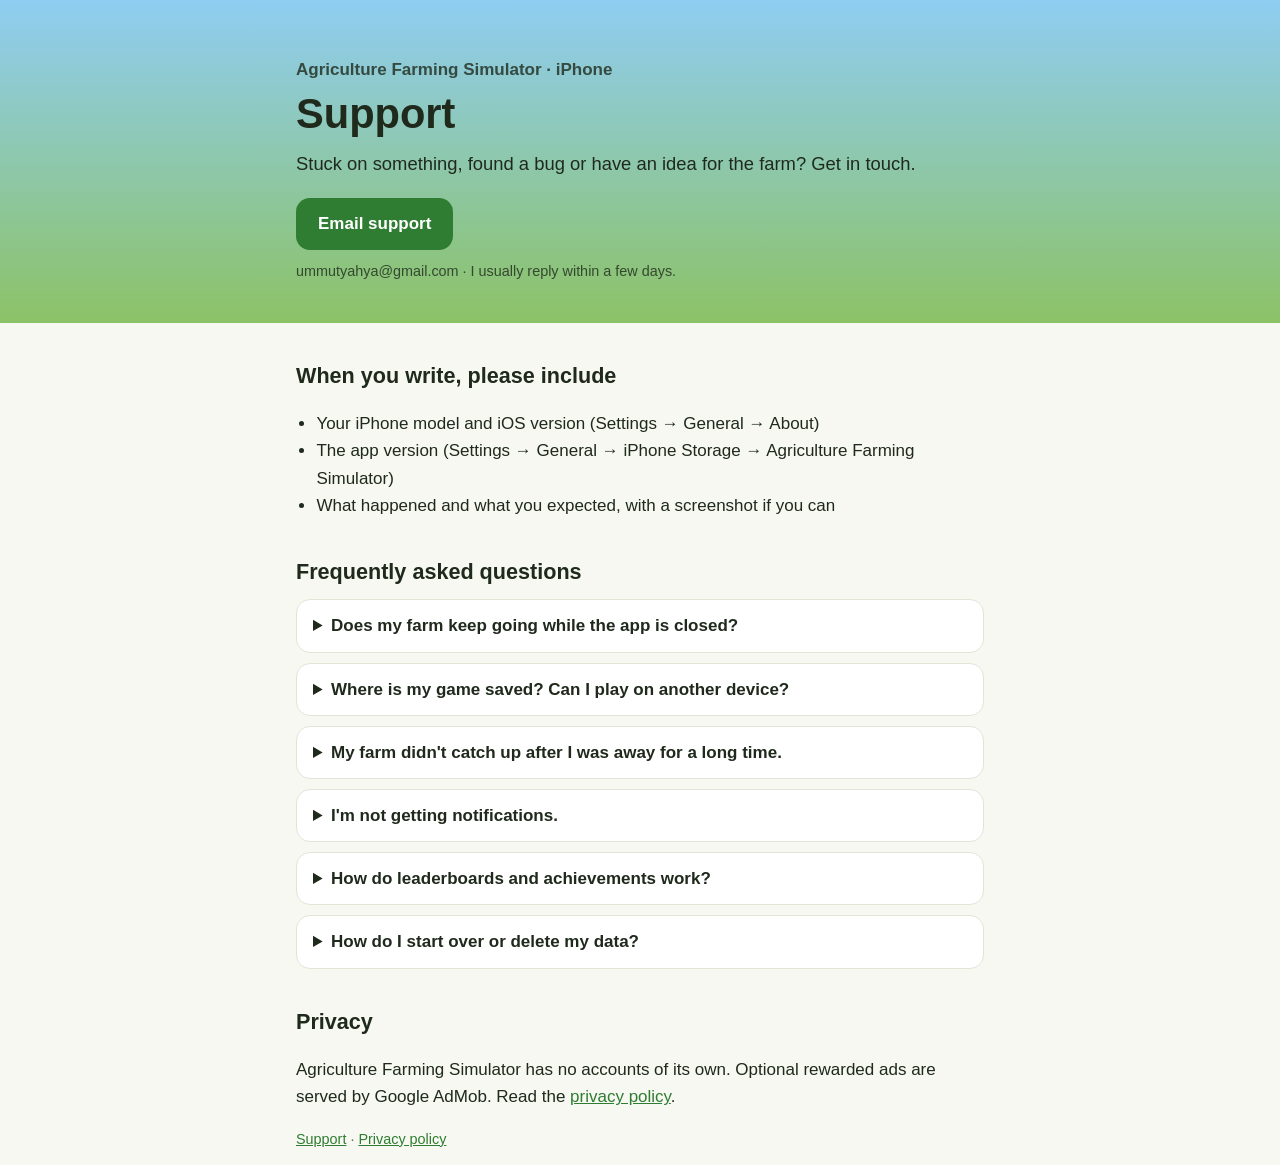
<file: index.html>
<!doctype html>
<html lang="en">
<head>
<meta charset="utf-8">
<meta name="viewport" content="width=device-width, initial-scale=1">
<title>Agriculture Farming Simulator</title>
<meta http-equiv="refresh" content="0; url=support.html">
<link rel="canonical" href="support.html">
</head>
<body>
<p><a href="support.html">Agriculture Farming Simulator support</a> · <a href="privacy.html">Privacy policy</a></p>
</body>
</html>
</file>
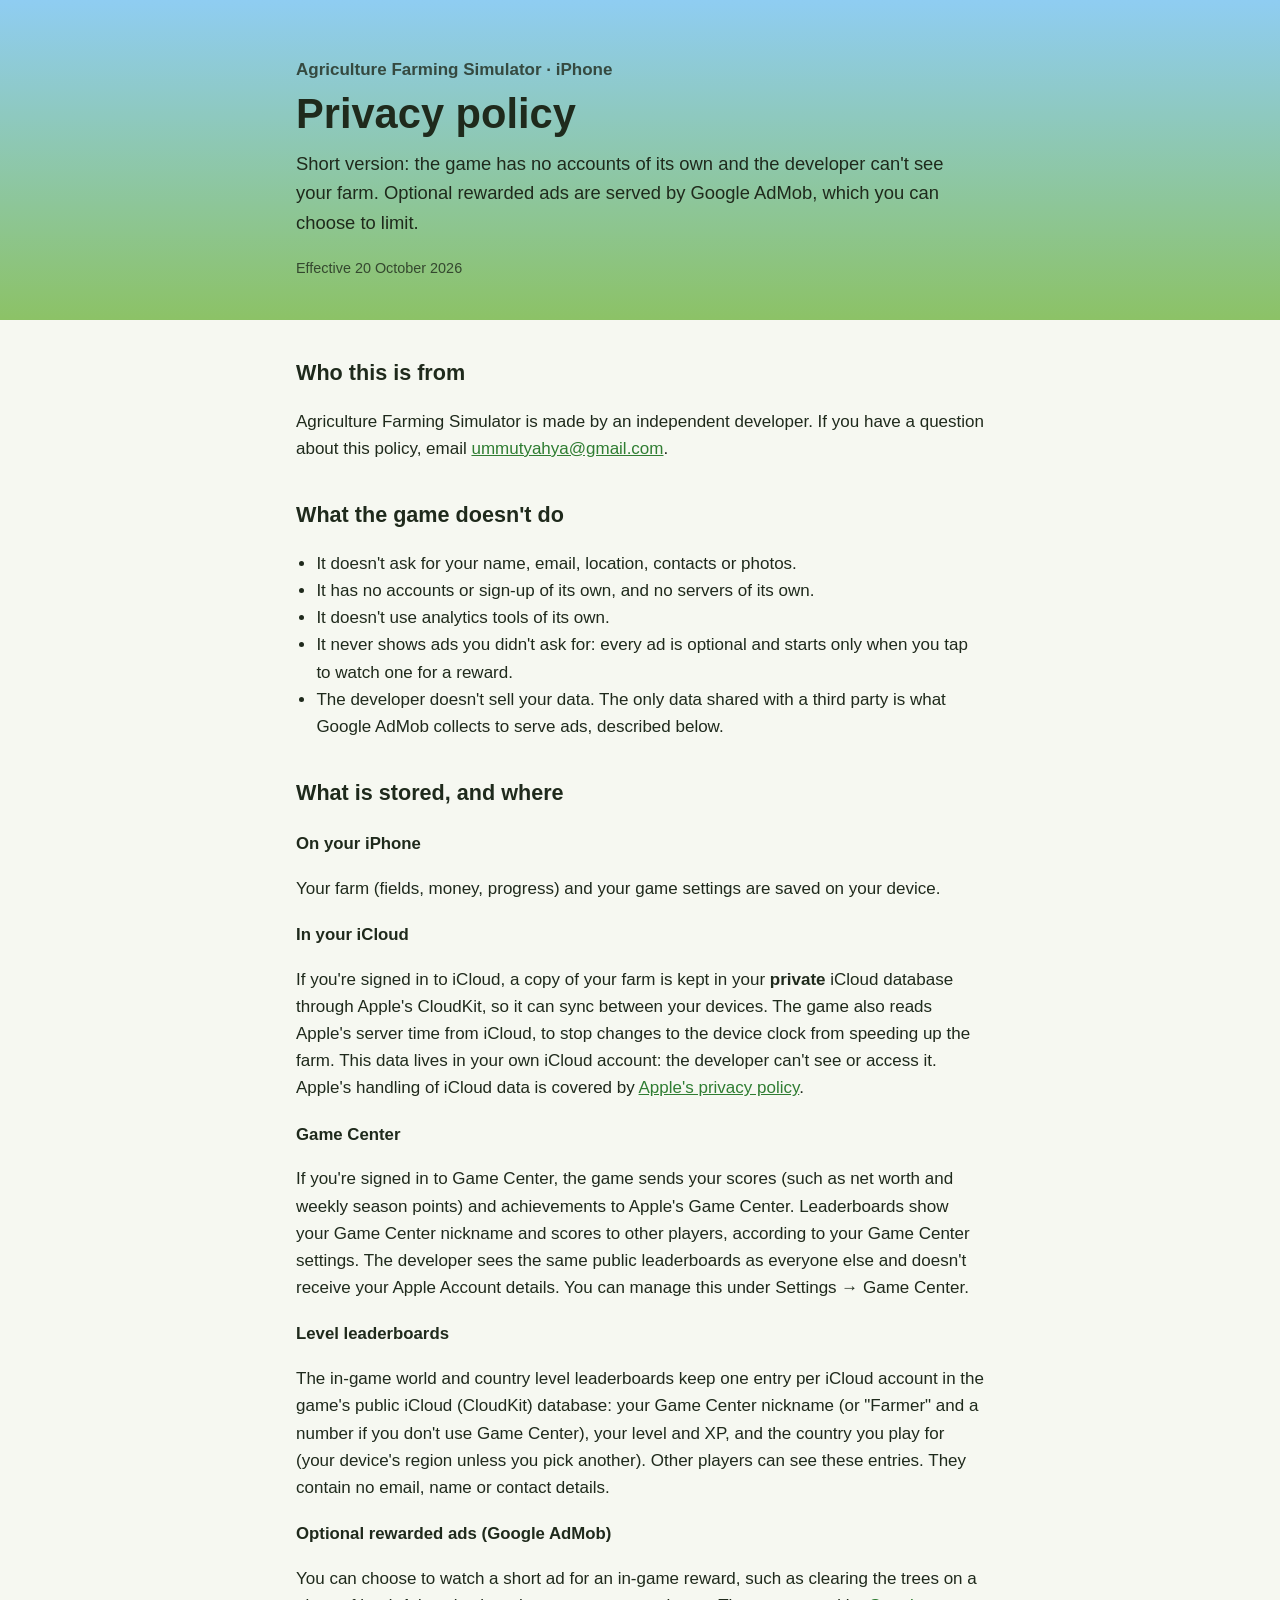
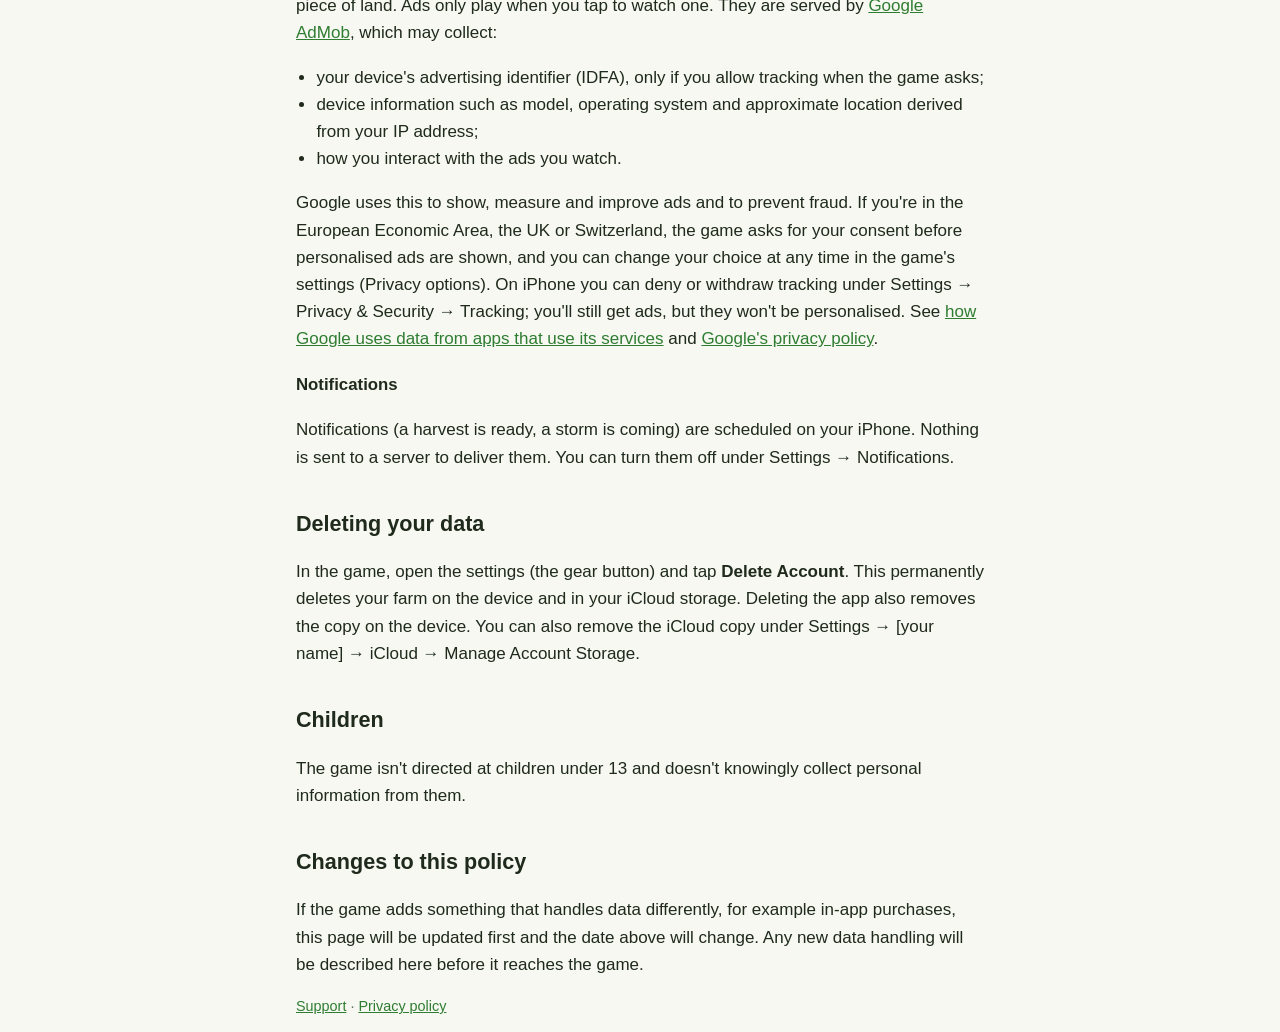
<file: privacy.html>
<!doctype html>
<html lang="en">
<head>
<meta charset="utf-8">
<meta name="viewport" content="width=device-width, initial-scale=1">
<title>Agriculture Farming Simulator Privacy</title>
<meta name="description" content="Privacy policy for Agriculture Farming Simulator, the farm business game for iPhone.">
<link rel="stylesheet" href="style.css">
</head>
<body>
<header class="hero">
  <div class="wrap">
    <p class="eyebrow">Agriculture Farming Simulator · iPhone</p>
    <h1>Privacy policy</h1>
    <p class="lead">Short version: the game has no accounts of its own and the developer can't see your farm. Optional rewarded ads are served by Google AdMob, which you can choose to limit.</p>
    <p class="small">Effective 20 October 2026</p>
  </div>
</header>

<main class="wrap">
  <section>
    <h2>Who this is from</h2>
    <p>Agriculture Farming Simulator is made by an independent developer. If you have a question about this policy, email <a href="mailto:ummutyahya@gmail.com">ummutyahya@gmail.com</a>.</p>
  </section>

  <section>
    <h2>What the game doesn't do</h2>
    <ul>
      <li>It doesn't ask for your name, email, location, contacts or photos.</li>
      <li>It has no accounts or sign-up of its own, and no servers of its own.</li>
      <li>It doesn't use analytics tools of its own.</li>
      <li>It never shows ads you didn't ask for: every ad is optional and starts only when you tap to watch one for a reward.</li>
      <li>The developer doesn't sell your data. The only data shared with a third party is what Google AdMob collects to serve ads, described below.</li>
    </ul>
  </section>

  <section>
    <h2>What is stored, and where</h2>
    <h3>On your iPhone</h3>
    <p>Your farm (fields, money, progress) and your game settings are saved on your device.</p>

    <h3>In your iCloud</h3>
    <p>If you're signed in to iCloud, a copy of your farm is kept in your <strong>private</strong> iCloud database through Apple's CloudKit, so it can sync between your devices. The game also reads Apple's server time from iCloud, to stop changes to the device clock from speeding up the farm. This data lives in your own iCloud account: the developer can't see or access it. Apple's handling of iCloud data is covered by <a href="https://www.apple.com/legal/privacy/">Apple's privacy policy</a>.</p>

    <h3>Game Center</h3>
    <p>If you're signed in to Game Center, the game sends your scores (such as net worth and weekly season points) and achievements to Apple's Game Center. Leaderboards show your Game Center nickname and scores to other players, according to your Game Center settings. The developer sees the same public leaderboards as everyone else and doesn't receive your Apple Account details. You can manage this under Settings → Game Center.</p>

    <h3>Level leaderboards</h3>
    <p>The in-game world and country level leaderboards keep one entry per iCloud account in the game's public iCloud (CloudKit) database: your Game Center nickname (or "Farmer" and a number if you don't use Game Center), your level and XP, and the country you play for (your device's region unless you pick another). Other players can see these entries. They contain no email, name or contact details.</p>

    <h3>Optional rewarded ads (Google AdMob)</h3>
    <p>You can choose to watch a short ad for an in-game reward, such as clearing the trees on a piece of land. Ads only play when you tap to watch one. They are served by <a href="https://admob.google.com/">Google AdMob</a>, which may collect:</p>
    <ul>
      <li>your device's advertising identifier (IDFA), only if you allow tracking when the game asks;</li>
      <li>device information such as model, operating system and approximate location derived from your IP address;</li>
      <li>how you interact with the ads you watch.</li>
    </ul>
    <p>Google uses this to show, measure and improve ads and to prevent fraud. If you're in the European Economic Area, the UK or Switzerland, the game asks for your consent before personalised ads are shown, and you can change your choice at any time in the game's settings (Privacy options). On iPhone you can deny or withdraw tracking under Settings → Privacy &amp; Security → Tracking; you'll still get ads, but they won't be personalised. See <a href="https://policies.google.com/technologies/partner-sites">how Google uses data from apps that use its services</a> and <a href="https://policies.google.com/privacy">Google's privacy policy</a>.</p>

    <h3>Notifications</h3>
    <p>Notifications (a harvest is ready, a storm is coming) are scheduled on your iPhone. Nothing is sent to a server to deliver them. You can turn them off under Settings → Notifications.</p>
  </section>

  <section>
    <h2>Deleting your data</h2>
    <p>In the game, open the settings (the gear button) and tap <strong>Delete Account</strong>. This permanently deletes your farm on the device and in your iCloud storage. Deleting the app also removes the copy on the device. You can also remove the iCloud copy under Settings → [your name] → iCloud → Manage Account Storage.</p>
  </section>

  <section>
    <h2>Children</h2>
    <p>The game isn't directed at children under 13 and doesn't knowingly collect personal information from them.</p>
  </section>

  <section>
    <h2>Changes to this policy</h2>
    <p>If the game adds something that handles data differently, for example in-app purchases, this page will be updated first and the date above will change. Any new data handling will be described here before it reaches the game.</p>
  </section>
</main>

<footer class="wrap">
  <p><a href="support.html">Support</a> · <a href="privacy.html">Privacy policy</a></p>
</footer>
</body>
</html>
</file>
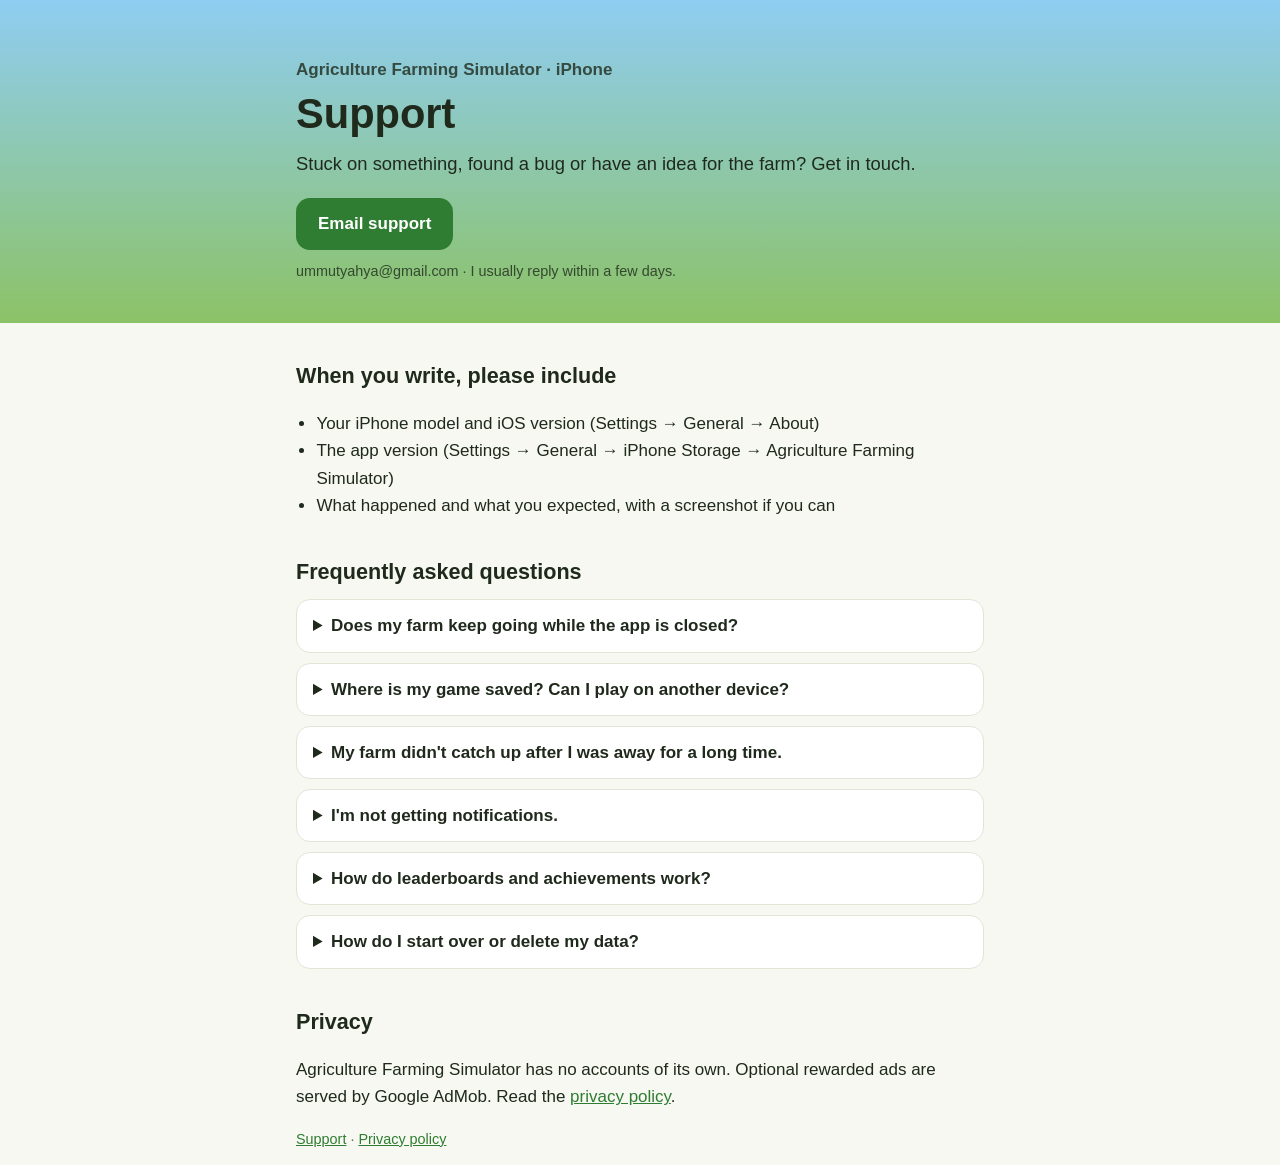
<file: support.html>
<!doctype html>
<html lang="en">
<head>
<meta charset="utf-8">
<meta name="viewport" content="width=device-width, initial-scale=1">
<title>Agriculture Farming Simulator Support</title>
<meta name="description" content="Help and contact for Agriculture Farming Simulator, the farm business game for iPhone.">
<link rel="stylesheet" href="style.css">
</head>
<body>
<header class="hero">
  <div class="wrap">
    <p class="eyebrow">Agriculture Farming Simulator · iPhone</p>
    <h1>Support</h1>
    <p class="lead">Stuck on something, found a bug or have an idea for the farm? Get in touch.</p>
    <a class="button" href="mailto:ummutyahya@gmail.com?subject=Farm%20Simulator%20support">Email support</a>
    <p class="small">ummutyahya@gmail.com · I usually reply within a few days.</p>
  </div>
</header>

<main class="wrap">
  <section>
    <h2>When you write, please include</h2>
    <ul>
      <li>Your iPhone model and iOS version (Settings → General → About)</li>
      <li>The app version (Settings → General → iPhone Storage → Agriculture Farming Simulator)</li>
      <li>What happened and what you expected, with a screenshot if you can</li>
    </ul>
  </section>

  <section>
    <h2>Frequently asked questions</h2>

    <details>
      <summary>Does my farm keep going while the app is closed?</summary>
      <p>Yes. The farm runs at 24× real time, so a farm day is about an hour. When you open the app it catches up on everything that happened while you were away. Crops that are ready wait in the field, and a long absence never ruins the farm: after a while it simply idles until you're back. A farm manager keeps things running for longer.</p>
    </details>

    <details>
      <summary>Where is my game saved? Can I play on another device?</summary>
      <p>Your farm is saved on your iPhone and, if you're signed in to iCloud, synced to your private iCloud storage. Sign in with the same Apple Account on your other device and the farm follows you there.</p>
    </details>

    <details>
      <summary>My farm didn't catch up after I was away for a long time.</summary>
      <p>To keep things fair, the catch-up is checked against Apple's iCloud server time. If you were offline or not signed in to iCloud, the catch-up is limited until the app can confirm the time. Connect to the internet and open the app again, and the rest is added. Changing the device clock doesn't speed the farm up.</p>
    </details>

    <details>
      <summary>I'm not getting notifications.</summary>
      <p>Check Settings → Notifications → Agriculture Farming Simulator and make sure notifications are allowed. The game holds alerts back at night, sends at most two an hour, and bundles alerts that are close together, so a quiet phone doesn't always mean something is wrong.</p>
    </details>

    <details>
      <summary>How do leaderboards and achievements work?</summary>
      <p>They use Game Center. Sign in under Settings → Game Center to appear on the leaderboards. In-game cash is never sold for real money, so the leaderboards stay fair.</p>
    </details>

    <details>
      <summary>How do I start over or delete my data?</summary>
      <p>Open the settings (the gear button on the farm) and tap <strong>Delete Account</strong>. This permanently deletes your farm on this device and in your iCloud storage, and you can start a new farm afterwards. It can't be undone.</p>
    </details>
  </section>

  <section>
    <h2>Privacy</h2>
    <p>Agriculture Farming Simulator has no accounts of its own. Optional rewarded ads are served by Google AdMob. Read the <a href="privacy.html">privacy policy</a>.</p>
  </section>
</main>

<footer class="wrap">
  <p><a href="support.html">Support</a> · <a href="privacy.html">Privacy policy</a></p>
</footer>
</body>
</html>
</file>
<file: style.css>
:root {
  --bg: #f6f8f1;
  --surface: #ffffff;
  --text: #1f2a1c;
  --muted: #5d6b58;
  --accent: #2f7d32;
  --accent-text: #ffffff;
  --hero-a: #8fcdf2;
  --hero-b: #8cc266;
  --border: #dfe6d6;
}
@media (prefers-color-scheme: dark) {
  :root {
    --bg: #121811;
    --surface: #1b2419;
    --text: #e6eee1;
    --muted: #a3b29c;
    --accent: #6cc070;
    --accent-text: #0f1a0e;
    --hero-a: #1d4a63;
    --hero-b: #2c5426;
    --border: #2c3a29;
  }
}
* { box-sizing: border-box; }
body {
  margin: 0;
  background: var(--bg);
  color: var(--text);
  font: 17px/1.6 ui-rounded, -apple-system, BlinkMacSystemFont, "SF Pro Rounded", "Segoe UI", Roboto, sans-serif;
}
.wrap { max-width: 720px; margin: 0 auto; padding: 0 16px; }
.hero {
  background: linear-gradient(180deg, var(--hero-a), var(--hero-b));
  padding: 56px 0 40px;
  margin-bottom: 32px;
}
.eyebrow { margin: 0; font-weight: 700; opacity: 0.8; }
h1 { font-size: 2.6rem; line-height: 1.1; margin: 8px 0 12px; }
h2 { font-size: 1.35rem; margin: 36px 0 8px; }
h3 { font-size: 1.05rem; margin: 20px 0 4px; }
.lead { font-size: 1.15rem; margin: 0 0 20px; }
.small { font-size: 0.9rem; color: inherit; opacity: 0.8; margin: 10px 0 0; }
a { color: var(--accent); }
.button {
  display: inline-block;
  background: var(--accent);
  color: var(--accent-text);
  text-decoration: none;
  font-weight: 700;
  padding: 12px 22px;
  border-radius: 14px;
}
ul { padding-left: 1.2em; }
details {
  background: var(--surface);
  border: 1px solid var(--border);
  border-radius: 14px;
  padding: 12px 16px;
  margin: 10px 0;
}
summary { font-weight: 700; cursor: pointer; }
details p { color: var(--muted); margin: 8px 0 0; }
footer { margin: 48px auto 32px; color: var(--muted); font-size: 0.9rem; }
</file>
